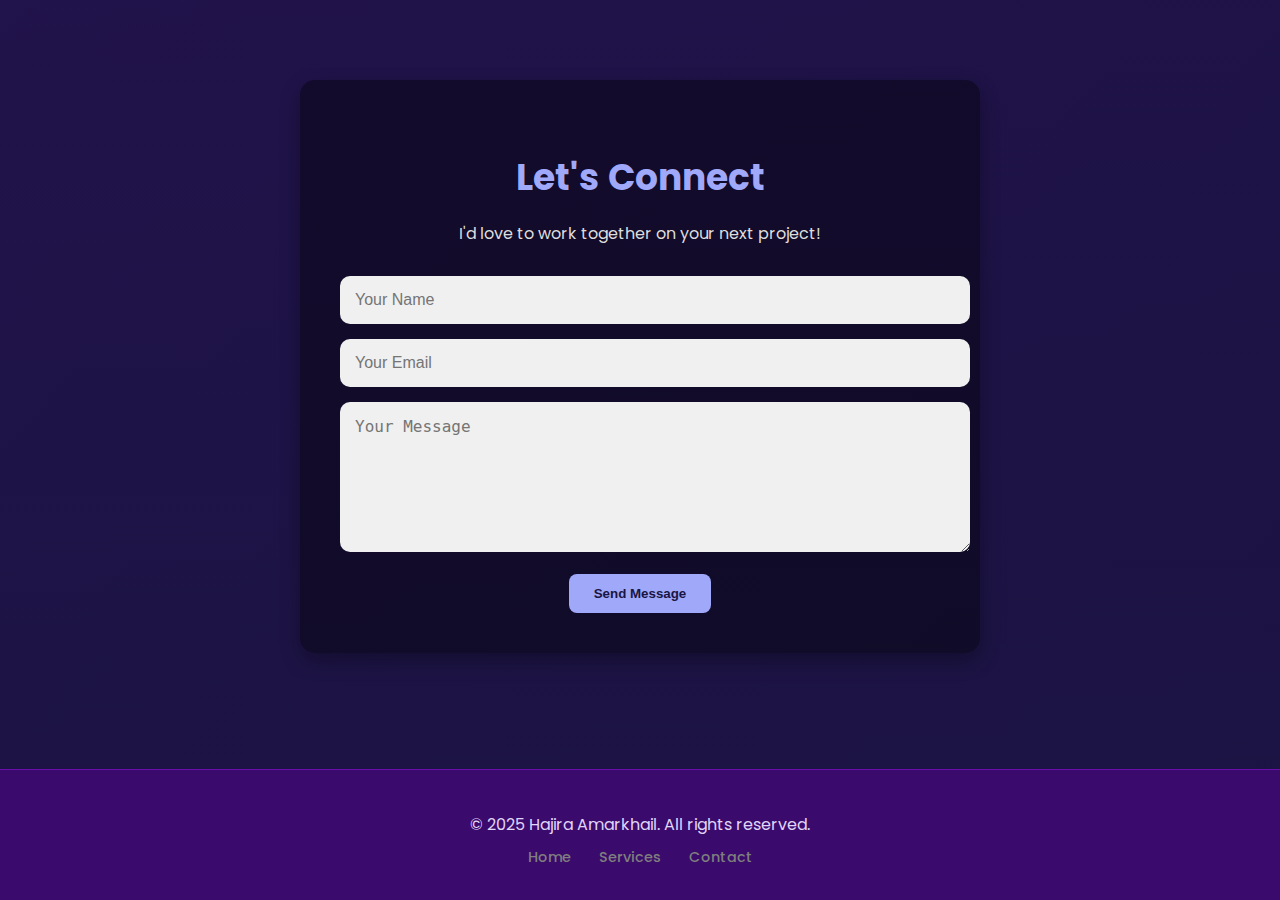
<file: contact.html>
<!DOCTYPE html>
<html lang="en">
<head>
  <meta charset="UTF-8">
  <meta name="viewport" content="width=device-width, initial-scale=1.0">
  <meta name="theme-color" content="#000000">
  <title>Hajira | Portfolio</title>
  <link rel="shortcut icon" href="img/favicon.png" type="image/x-icon">
  <link rel="stylesheet" href="https://cdnjs.cloudflare.com/ajax/libs/font-awesome/6.4.0/css/all.min.css"/>
  <link href="https://fonts.googleapis.com/css2?family=Poppins:wght@400;500;600;700&display=swap" rel="stylesheet">
  <link rel="stylesheet" href="css/style.css">
  
  </head>

  <body>
    <div class="page-wrapper">
    <section class="contact-section" id="contact">
      <div class="contact-container">
        <h2>Let's Connect</h2>
        <p>I'd love to work together on your next project!</p>
        <form class="contact-form">
          <input type="text" placeholder="Your Name" required>
          <input type="email" placeholder="Your Email" required>
          <textarea placeholder="Your Message" required></textarea>
          <button type="submit">Send Message</button>
        </form>
      </div>
    </section>
    <footer class="footer">
      <div class="footer-content">
        <p>&copy; 2025 Hajira Amarkhail. All rights reserved.</p>
        <nav class="footer-nav">
          <a href="index.html">Home</a>
          <a href="services.html">Services</a>
          <a href="contact.html">Contact</a>
        </nav>
      </div>
    </footer>
    </div>
  </body>
</html>
</file>
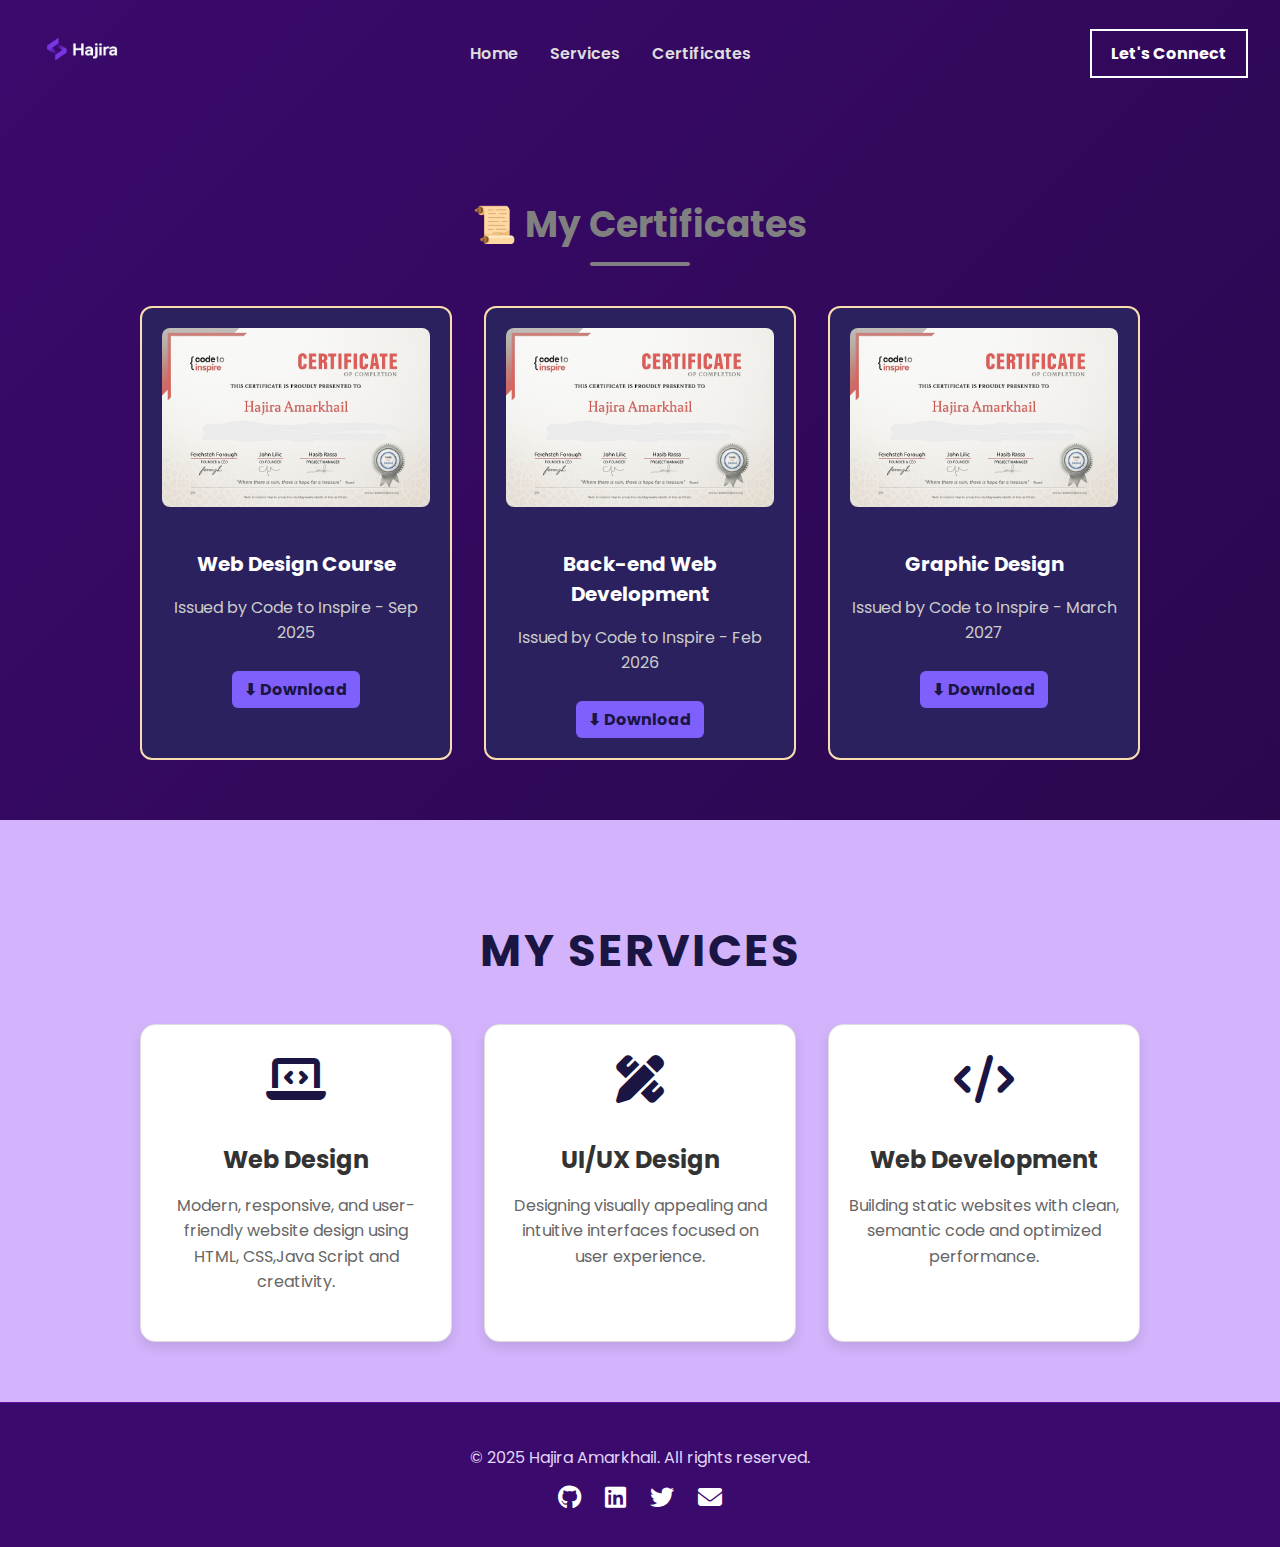
<file: services.html>
<!DOCTYPE html>
<html lang="en">
<head>
  <meta charset="UTF-8">
  <meta name="viewport" content="width=device-width, initial-scale=1.0">
  <meta name="theme-color" content="#000000">
  <title>Hajira | Portfolio</title>
  <link rel="shortcut icon" href="ChatGPT Image Jun 7, 2025, 08_57_54 PM.png" type="image/x-icon">
  <link rel="stylesheet" href="https://cdnjs.cloudflare.com/ajax/libs/font-awesome/6.4.0/css/all.min.css"/>
  <link href="https://fonts.googleapis.com/css2?family=Poppins:wght@400;500;600;700&display=swap" rel="stylesheet">
  <link rel="stylesheet" href="css/style.css">
  </head>

  <body>
    <nav class="navbar" id="navLinks">
      <div class="logo">
        <img src="img/logo.png" alt="Hajira Logo">
      </div>
      <div class="nav-links">
        <a href="index.html">Home</a>
        <a href="#services"> Services </a>
        <a href="#certificates">Certificates</a>
      </div>
      <a href="contact.html" class="connect-btn">Let's Connect</a>
      <!-- Hamburger Icon -->
      <div class="hamburger" onclick="toggleMenu()">
        <i class="fas fa-bars"></i>
      </div>
    </nav>
    <section id="certificates">
      <h2 class="section-title">📜 My Certificates</h2>
      <div class="certificates-container">
        <div class="certificate-card">
          <a href="#cert1-modal"><img src="img/certificate1.png" alt="Certificate 1"></a>
          <h3>Web Design Course</h3>
          <p>Issued by Code to Inspire - Sep 2025</p>
          <a class="btn-download" href="certificate1.jpg" download>⬇ Download</a>
        </div>
      
        <div class="certificate-card">
          <a href="#cert2-modal"><img src="img/certificate1.png" alt="Certificate 2"></a>
          <h3>Back-end Web Development</h3>
          <p>Issued by Code to Inspire - Feb 2026</p>
          <a class="btn-download" href="certificate2.jpg" download>⬇ Download</a>
        </div>
      
        <div class="certificate-card">
          <a href="#cert3-modal"><img src="img/certificate1.png" alt="Certificate 3"></a>
          <h3>Graphic Design </h3>
          <p>Issued by Code to Inspire  - March 2027</p>
          <a class="btn-download" href="certificates3.jpg" download>⬇ Download</a>
        </div>
      </div>
    </section>
    <!-- Modal for Certificate 1 -->
<div id="cert1-modal" class="modal">
  <span><a href="#">✖</a></span>
  <img src="img/certifacate2.jpeg" alt="Certificate 1 Large">
</div>

<!-- Modal for Certificate 2 -->
<div id="cert2-modal" class="modal">
  <span><a href="#">✖</a></span>
  <img src="img/certifacate2.jpeg" alt="Certificate 2 Large">
</div>

<!-- Modal for Certificate 3 -->
<div id="cert3-modal" class="modal">
  <span><a href="#">✖</a></span>
  <img src="img/certifacate2.jpeg" alt="Certificate 3 Large">
</div>


<section class="services-section" id="services">
  <h2>My Services</h2>
  <div class="services-grid">
    <div class="service-card">
      <i class="fas fa-laptop-code service-icon"></i>
      <h3>Web Design</h3>
      <p>Modern, responsive, and user-friendly website design using HTML, CSS,Java Script and creativity.</p>
    </div>
    <div class="service-card">
      <i class="fas fa-pencil-ruler service-icon"></i>
      <h3>UI/UX Design</h3>
      <p>Designing visually appealing and intuitive interfaces focused on user experience.</p>
    </div>
    <div class="service-card">
      <i class="fas fa-code service-icon"></i>
      <h3>Web Development</h3>
      <p>Building static websites with clean, semantic code and optimized performance.</p>
    </div>
  </div>
</section>
<footer class="footer">
  <div class="footer-content">
    <p>&copy; 2025 Hajira Amarkhail. All rights reserved.</p>
    <div class="social-links">
      <a href="https://github.com/HajiraAmarkhail" target="_blank"><i class="fab fa-github"></i></a>
      <a href="https://www.linkedin.com/in/yourusername" target="_blank"><i class="fab fa-linkedin"></i></a>
      <a href="https://x.com/AmarkhailH31766" target="_blank"><i class="fab fa-twitter"></i></a>
      <a href="mailto:youremail@example.com"><i class="fas fa-envelope"></i></a>
    </div>
  </div>
</footer>
</file>
<file: css/style.css>
html{
    scroll-behavior: smooth;
}
html, body {
    height: 100%;
    width: 100%;
    margin: 0;
    padding: 0;
    box-sizing: border-box;
    font-family: 'Poppins', sans-serif;
    background: linear-gradient(-45deg, #1a1a1a, #4c0b7b, #000000, #3b0a6d) ;
    background-size: 1000% 1000%;
    animation: gradientBG 15s ease infinite;
    color: white;
  }
  
  @keyframes gradientBG {
    0% {
      background-position: 0% 50%;
    }
    50% {
      background-position: 100% 50%;
    }
    100% {
      background-position: 0% 50%;
    }
  }
  /* NAVBAR */
  .navbar {
    display: flex;
    justify-content: space-between;
    align-items: center;
    padding: 0 2rem;
    position: relative;
    background-color: transparent; 
  }
  
  .logo img {
    height: 100px; /* Adjust as needed */
    width: auto;
    
  }
  
  .nav-links {
    display: flex;
    gap: 2rem;
  }
  
  .nav-links a {
    text-decoration: none;
    color: #ddd;
    font-weight: 550;
    transition: color 0.3s;
  }
  
  .nav-links a:hover {
    color: #ffffff;
    text-decoration: underline;
  }
  
  .connect-btn {
    
    padding: 0.6rem 1.2rem;
    background-color:  transparent;
    color: white;
    border: 2px solid white;
    border-radius: 0;
    font-weight: bold;
    cursor: pointer;
    transition: background 0.3s;
    text-decoration: none;
  }
  
  .connect-btn:hover {
    background-color: #9b5de5;
    color: #ffffff;
  }
  /* humburger menu*/
  .hamburger {
    display: none;
    font-size: 1.8rem;
    color: white;
    cursor: pointer;
  }
  
  /* intro SECTION */
  .hero {
    display: flex;
    justify-content: space-between;
    align-items: center;
    padding: 80px 10%;
    flex-wrap: wrap;
  }
  
  .hero-text {
    flex: 1;
    max-width: 600px;
  }
  
  .hero-text h1 {
    font-size: 48px;
    margin: 0 0 20px;
    line-height: 1.3;
  }
  
  .hero-text h1 span {
    color: #a65eff;
  }
  
  .description {
    font-size: 20px;
    color: #ddd;
    margin-bottom: 30px;
  }
  
  .btn-connect {
    display: inline-block;
    background: #a65eff;
    color: white;
    padding: 14px 28px;
    text-decoration: none;
    font-weight: 600;
    transition: background 0.3s ease;
  }
  .work-btn-connect{
    display: inline-block;
    background: transparent;
    border: 2px solid #ffffff;
    color: white;
    padding: 14px 28px;
    text-decoration: none;
    font-weight: 600;
    transition: background 0.3s ease;
  
  }
  
  .btn-connect:hover {
    background: #ffff;
    color: #a65eff;
    
  }
  .work-btn-connect:hover {
    background: white;
    color: #842fff;
  }
  
  .hero-img {
    flex: 1;
    text-align: right;
  }
  
  .hero-img img {
    width: 100%;
    max-width: 400px;
    border-radius: 40px;
    border: 3px solid #6a1eb5;
    box-shadow: 0 0 20px rgba(166, 94, 255, 0.3);
  }
  .hero-img img:hover{
    transform: scale(1.05); 
  }
  .hello {
    font-size: 20px;
    letter-spacing: 1px;
    color: #bbb;
    margin-bottom: 10px;
    white-space: nowrap;
    overflow: hidden;
    border-right: 2px solid #a65eff;
    width: 0;
    animation: typing 5s steps(30, end) infinite, blink 0.75s step-end infinite;
  }
  
  
  @keyframes typing {
    0% { width: 0 }
    50% { width: 380px }
    100% { width: 0 }
  }
  
  
  @keyframes blink {
    50% { border-color: transparent; }
  
  }
  /* SCROLL DOWN */
  .scroll{
    text-align: center;
    padding: 5px;
    letter-spacing: 1px;
  
  }
  
  /* ABOUT ME SECTION...... */
  .about {
    background-color:  transparent;
    color: white;
    display: flex;
    flex-wrap: wrap;
    padding: 80px 10%;
    align-items: center;
    gap: 50px;
  }
  
  .about-img {
    position: relative;
    width: 350px;
    height: 420px;
    flex-shrink: 0;
  }
  
  .about-img img {
    width: 100%;
    border-radius: 10px;
    box-shadow: 0 0 20px rgba(255, 255, 255, 0.1);
  }
  
  .social-icons {
    margin-top: 10px;
    display: flex;
    gap: 25px;
    position: relative;
    margin-left: 60px;
    z-index: 2;
  }
  
  .social-icons a {
    color: white;
    font-size: 20px;
    transition: transform 0.3s ease;
  }
  
  .social-icons a:hover {
    transform: scale(1.2);
    color: #00bfff;
    
  }
  
  .img-back {
    position: absolute;
    top: 40px;
    left: 30px;
    width: 100%;
    height: 100%;
    background-color: #180e36;
    border-radius: 5px;
    z-index: 0;
  }
  
  .img-front {
    position: relative;
    width: 100%;
    height: 100%;
    object-fit: cover;
    border-radius: 5px;
    z-index: 1;
    box-shadow: 0 0 20px rgba(255, 255, 255, 0.1);
  }
  
  .about-text {
    flex: 2;
    text-align: justify;
    font-family: 'Poppins', sans-serif;
   
  }
  
  .about-text h2 {
    font-size: 30px;
    margin-bottom: 20px;
    margin-left: 30px;
    
  }
  
  .about-text .main {
    font-size: 22px;
    margin-bottom: 10px;
    margin-left: 30px;
    color: #bbb;
  }
  
  .about-text .detail {
    font-size: 16px;
    color: #ccc;
    line-height: 1.6;
    margin-left: 30px;
  }
  .about-text .about-me{
    display: inline-block;
    border: 1px solid #bbb;
    border-radius: 30px;
    margin-left: 30px;
    margin-bottom: 10px;
    padding: 8px 10px;
  }

  /* SKILLS SECTION*/
  .skills-section {
    padding: 30px;
    margin: 40px auto;
    max-width: 800px;
    border: 1px solid #444;
    border-radius: 12px;
    box-shadow: 0 0 20px rgba(0, 0, 0, 0.3);
    background: #191919;
    color: #fff;
    padding: 50px 10%;
    text-align: center;
  }
  
  .skills-section h2 {
    font-size: 2.5rem;
    margin-bottom: 10px;
    color: #a65eff;
  }
  
  .skills-intro {
    color: #ccc;
    font-size: 1rem;
    margin-bottom: 40px;
  }
  
  .skills-container {
    width: 800px;
    margin: 0 auto;
  }
  
  .skill {
    margin-bottom: 25px;
    text-align: left;
  }
  
  .skill span {
    display: block;
    font-weight: 600;
    margin-bottom: 8px;
    color: #eee;
  }
  
  .progress-bar {
    background: #333;
    border-radius: 30px;
    overflow: hidden;
    height: 20px;
    position: relative;
  }
  
  .progress {
    background: linear-gradient(90deg, #a65eff, #842fff);
    height: 100%;
    width: 0;
    line-height: 20px;
    color: #fff;
    font-size: 0.8rem;
    padding-left: 10px;
    border-radius: 30px;
    animation: fillBar 2s ease-in-out forwards;
  }
  @keyframes fillBar {
    to {
      width: var(--progress);
    }
  }
  
  /* horizontal line  */
  .divider {
    border: none;
    height: 1px;
    background: #bbb; 
    margin-top: 30px;
    width: 80%; 
  }

  /* PROJECT SECTION */
  .grid-container {
    max-width: 1200px;
    margin: 0 auto;
    display: grid;
    grid-template-columns: 1fr 1fr;
    gap: 1.5rem;
    padding: 1rem;
  }
  
  /* Common Card Styles */
  .grid-item {
    background-color: #1a1542;
    border: 1px solid #513c72;
    border-radius: 12px;
    color: #fff;
    text-align: center;
    padding: 15px;
    margin: 10px 0;
    box-shadow: 0 8px 18px rgba(0, 0, 0, 0.4);
    transition: transform 0.4s ease, box-shadow 0.4s ease;
    overflow: hidden;
  }
  
  .grid-item:hover {
    transform: translateY(-5px);
    box-shadow: 0 10px 25px rgba(192, 28, 252, 0.4);
    border-color: #fff;
  }
  
  /* Image Styling */
  .grid-item img,
  .featured img {
    width: 100%;
    height: 280px;
    object-fit: cover;
    border-radius: 10px;
    transition: transform 0.4s ease-in-out;
  }
  
  .grid-item:hover img,
  .featured:hover img {
    transform: scale(1.03);
  }
  
  /* Text Styling */
  .grid-item > h3 {
    font-size: 24px;
    margin: 12px 0 6px;
    color: #ffff;
  }
  
  .grid-item > a {
    display: inline-block;
    margin-top: 10px;
    color: #a794c3;
    text-decoration: none;
    font-weight: bold;
    transition: color 0.3s ease;
  }
  
  .grid-item > a:hover {
    color: #ffffff;
    text-decoration: underline;
  }
  
  /*  (Main) Card */
  .featured {
    grid-column: span 2;
    background: linear-gradient(to right, #1a1542, #2c2266);
    border: 2px solid #513c72;
  }
  
  .featured .card-content {
    display: flex;
    flex-wrap: wrap;
    align-items: center;
    gap: 1.5rem;
  }
  
  .featured img {
    flex: 1;
    max-width: 600px;
    border-radius: 15px;
  }
  
  .featured .text-side {
    flex: 1;
    text-align: left;
    padding: 10px 30px;
  }
  
  .featured .text-side h4 {
    font-size: 18px;
    color: #bdbdbd;
    margin-bottom: 6px;
  }
  
  .featured .text-side h3 {
    font-size: 30px;
    color: #fff;
    margin-bottom: 10px;
  }
  
  .featured .text-side p {
    font-size: 16px;
    color: #e6e6e6;
    line-height: 1.7;
  }
  
  .featured .text-side a {
    display: inline-block;
    margin-top: 10px;
    color: #a794c3;
    text-decoration: none;
    font-weight: bold;
    transition: color 0.3s ease;
  }
  
  .featured .text-side a:hover {
    color: #ffffff;
    text-decoration: underline;
  }

  /* SOCIAL MEDIA SECTION  */
  .connect-section {
    padding: 100px 60px;
    background: url('../img/footer.jpeg') center center / cover no-repeat;
    color: white;
  }
  
  .connect-container {
    display: flex;
    flex-direction: row;
    align-items: center;
    gap: 40px; 
  }
  
  .connect-heading {
    font-size: 32px;
    max-width: 800px;
    margin: 0 60px;
  }
  .connect-heading>a{
    text-decoration: none;
    color: #838282;
  }
  
  .magic-share {
    position: relative;
    width: 60px;
    height: 60px;
    margin: auto 60px;
  }
  
  .share-icon {
    font-size: 30px;
    color: white;
    background: #9b5de5;
    border-radius: 50%;
    width: 60px;
    height: 60px;
    line-height: 60px;
    text-align: center;
    cursor: pointer;
    box-shadow: 0 0 20px #9b5de5;
    animation: glow 2s infinite ease-in-out;
    z-index: 2;
    position: relative;
  }
  
  @keyframes glow {
    0% { box-shadow: 0 0 5px #9b5de5; }
    50% { box-shadow: 0 0 20px #9b5de5, 0 0 30px #a45de5; }
    100% { box-shadow: 0 0 5px #9b5de5; }
  }
  
  .share-icons {
    position: absolute;
    top: 50%;
    left: 50%;
    transform: translate(-50%, -50%);
    pointer-events: none;
  }
  
  .share-icons a {
    position: absolute;
    width: 45px;
    height: 45px;
    background-color: white;
    color: #3b0a6d;
    border-radius: 50%;
    text-align: center;
    line-height: 45px;
    font-size: 18px;
    opacity: 0;
    transform: scale(0);
    transition: all 0.5s ease;
  }
  
  .magic-share.active .share-icons a {
    opacity: 1;
    transform: scale(1);
    pointer-events: auto;
  }
  
  .magic-share.active .share-icons a:nth-child(1) {
    transform: translate(-100px, 0);
  }
  .magic-share.active .share-icons a:nth-child(2) {
    transform: translate(0, -100px);
  }
  .magic-share.active .share-icons a:nth-child(3) {
    transform: translate(100px, 0);
  }
  .magic-share.active .share-icons a:nth-child(4) {
    transform: translate(0, 100px);
  }
  
  .share-icons a:hover {
    background-color: #9b5de5;
    color: white;
    box-shadow: 0 0 15px #9b5de5;
  }
  

  /* Stats Section */
#stats {
    background-color: transparent;
    padding: 60px 20px;
    text-align: center;
    color: #fff;
  }
  
  .stats-container {
    display: grid;
    grid-template-columns: repeat(auto-fit, minmax(180px, 1fr));
    gap: 2rem;
    max-width: 1000px;
    margin: 0 auto;
  }
  
  .stat-box {
    background-color: #2a215e;
    border: 2px solid #f8ce8a;
    padding: 30px 20px;
    border-radius: 12px;
    transition: transform 0.3s ease, box-shadow 0.3s ease;
  }
  
  .stat-box:hover {
    transform: scale(1.05);
    box-shadow: 0 10px 20px rgba(252, 163, 17, 0.2);
  }
  
  .stat-box h2 {
    font-size: 48px;
    color: #f8e987;
    margin-bottom: 10px;
  }
  
  .stat-box p {
    font-size: 18px;
    color: #e0e0e0;
  }
  
  
/* Certificates Section */
#certificates {
  background-color: transparent;
  padding: 60px 20px;
  color: #fff;
  text-align: center;
}

.section-title {
  font-size: 36px;
  margin-bottom: 40px;
  color: #fca311;
}

.certificates-container {
  display: grid;
  grid-template-columns: repeat(auto-fit, minmax(250px, 1fr));
  gap: 2rem;
  max-width: 1000px;
  margin: 0 auto;
}

.certificate-card {
  background-color: #2a215e;
  border: 2px solid #fbdeaf;
  padding: 20px;
  border-radius: 12px;
  transition: transform 0.3s ease, box-shadow 0.3s ease;
}

.certificate-card:hover {
  transform: translateY(-8px);
  box-shadow: 0 8px 18px rgba(178, 205, 240, 0.2);
}

.certificate-card img {
  width: 100%;
  height: auto;
  max-height: 180px;
  object-fit: cover;
  border-radius: 8px;
  margin-bottom: 15px;
}

.certificate-card h3 {
  font-size: 20px;
  color: #ffffff;
  margin-bottom: 8px;
}

.certificate-card p {
  color: #ccc;
  font-size: 16px;
}

/* Download Button */
.btn-download {
  display: inline-block;
  margin-top: 10px;
  padding: 6px 12px;
  background-color: #8060fc;
  color: #1a1542;
  font-weight: bold;
  border-radius: 6px;
  text-decoration: none;
  transition: background-color 0.3s ease;
}

.btn-download:hover {
  background-color: #b3a7f8;
}

/* Modal Styles */
.modal {
  display: none;
  position: fixed;
  z-index: 999;
  left: 0; top: 0;
  width: 100%; height: 100%;
  background-color: rgba(0, 0, 0, 0.9);
  text-align: center;
  padding: 40px 20px;
}

.modal:target {
  display: block;
}

.modal img {
  max-width: 90%;
  max-height: 80vh;
  margin-top: 40px;
  border: 4px solid #842fff;
  border-radius: 12px;
  animation: fadeZoomIn 0.5s ease-in-out;
}
/* Animation Keyframes */
@keyframes fadeZoomIn {
  0% {
    opacity: 0;
    transform: scale(0.8);
  }
  100% {
    opacity: 1;
    transform: scale(1);
  }
}

.modal span a {
  color: #fff;
  font-size: 30px;
  position: absolute;
  top: 30px;
  right: 40px;
  text-decoration: none;
  font-weight: bold;
}

.modal span a:hover {
  color: #2a215e;
}

.section-title {
  text-align: center;
  font-size: 36px;
  color: gray;
  margin-bottom: 40px;
  position: relative;
  font-weight: bold;
}

.section-title::after {
  content: '';
  width: 100px;
  height: 4px;
  background: gray;
  display: block;
  margin: 10px auto 0;
  border-radius: 2px;
}
.section-title {
  animation: fadeInDown 0.8s ease-out;
}

@keyframes fadeInDown {
  0% {
    opacity: 0;
    transform: translateY(-20px);
  }
  100% {
    opacity: 1;
    transform: translateY(0);
  }
}

/* SERVICES SECTION */
.services-section {
  padding: 60px 20px;
  background: #d3b3fc;
  text-align: center;
}

.services-section h2 {
  font-size: 2.8rem;
  color: #1a1542;
  margin-bottom: 40px;
  text-transform: uppercase;
  letter-spacing: 2px;
}

.services-grid {
  display: grid;
  grid-template-columns: repeat(auto-fit, minmax(250px, 1fr));
  gap: 2rem;
  max-width: 1000px;
  margin: 0 auto;
}

.service-card {
  background: white;
  border: 1px solid #ddd;
  border-radius: 15px;
  padding: 30px 20px;
  box-shadow: 0 6px 12px rgba(0, 0, 0, 0.1);
  transition: transform 0.3s ease, background-color 0.3s ease;
}

.service-card:hover {
  transform: translateY(-10px);
  background-color: #f1eef5;
}

.service-card h3 {
  font-size: 1.5rem;
  color: #333;
  margin-bottom: 15px;
}

.service-card p {
  font-size: 1rem;
  color: #666;
  line-height: 1.6;
}

.service-icon {
  font-size: 3rem;
  color: #1a1542;
  margin-bottom: 15px;
  transition: color 0.3s ease;
}

.service-card:hover .service-icon {
  color: #6453e3;
}

/* CONTACT SECTION */
.page-wrapper {
  display: flex;
  flex-direction: column;
  min-height: 100vh;
}
.contact-section {
  background: linear-gradient(rgba(26, 21, 66, 0.8), rgba(26, 21, 66, 0.9)),
              url('https://images.unsplash.com/photo-1504384308090-c894fdcc538d') no-repeat center center/cover;
  padding: 80px 20px;
  color: #fff;
  text-align: center;
  margin-bottom: 0;
  flex: 1;
}

.contact-container {
  max-width: 600px;
  margin: auto;
  background: rgba(0, 0, 0, 0.4);
  padding: 40px;
  border-radius: 15px;
  box-shadow: 0 8px 20px rgba(0,0,0,0.3);
}

.contact-container h2 {
  font-size: 36px;
  margin-bottom: 10px;
  color: #9fa8f9;
}

.contact-container p {
  margin-bottom: 30px;
  font-size: 16px;
  color: #ddd;
}

.contact-form input,
.contact-form textarea {
  width: 100%;
  padding: 15px;
  margin-bottom: 15px;
  border: none;
  border-radius: 10px;
  background: #f0f0f0;
  color: #333;
  font-size: 16px;
}

.contact-form textarea {
  resize: vertical;
  min-height: 120px;
  max-height: 150px;
}

.contact-form button {
  background-color: #9fa8f9;
  color: #1a1542;
  padding: 12px 25px;
  border: none;
  border-radius: 8px;
  font-weight: bold;
  cursor: pointer;
  transition: background 0.3s;
}

.contact-form button:hover {
  background-color: #6c7bfa;
}

/* FOOTER */
  .footer {
    background-color: #3b0a6d; /* Deep purple tone */
    color: #e0d6f9;            /* Soft lavender text for contrast */
    text-align: center;
    padding: 2rem 1rem;
    margin-top: 0;
    margin-bottom: 0;
    font-size: 0.9rem;
    border-top: 1px solid #6a0dad; /* Optional lighter border */
  }
  
  .footer-content {
    max-width: 800px;
    margin: 0 auto;
  }
  .social-links {
    margin-top: 10px;
  }
  
  .social-links a {
    color: #fff;
    margin: 0 10px;
    font-size: 1.5rem;
    transition: color 0.3s ease;
  }
  
  .social-links a:hover {
    color: #b87df3; /* Or any accent color */
  }
  .footer-content p {
    margin: 10px 0;
    font-size: 16px;
  }
  
  .footer-nav {
    margin-top: 10px;
  }
  
  .footer-nav a {
    color: #7f7f7d;
    margin: 0 12px;
    text-decoration: none;
    font-weight: 500;
    transition: color 0.3s ease;
  }
  
  .footer-nav a:hover {
    color: #ffffff;
  
  }


  /* Responsive styles */

  /* NAV RESPONSIVE */
@media (max-width: 768px) {
  .nav-links {
    display: none;
    flex-direction: column;
    background-color: #1a1542;
    position: absolute;
    top: 100%;
    left: 0;
    width: 100%;
    text-align: center;
    padding: 1rem 0;
  }

  .nav-links.active {
    display: flex;
  }

  .connect-btn {
    display: none; /* Hide in mobile, or move inside menu if needed */
  }

  .hamburger {
    display: block;
  }
}

/* INTRO RESPONSIVE */
@media (max-width: 1024px) {
  .hero {
    flex-direction: column-reverse;
    align-items: center;
    padding: 60px 5%;
    text-align: center;
  }

  .hero-text {
    max-width: 100%;
    margin-top: 40px;
  }

  .hero-text h1 {
    font-size: 36px;
  }

  .description {
    font-size: 18px;
  }

  .btn-connect,
  .work-btn-connect {
    display: block;
    width: 80%;
    margin: 10px auto;
  }

  .hero-img {
    text-align: center;
  }

  .hero-img img {
    max-width: 80%;
  }

  .hello {
    font-size: 16px;
    animation: none;
    width: auto;
    border: none;
    color: #a65eff;
  }
}

@media (max-width: 600px) {
  .hero {
    padding: 40px 4%;
  }

  .hero-text h1 {
    font-size: 28px;
  }

  .description {
    font-size: 16px;
  }

  .btn-connect,
  .work-btn-connect {
    font-size: 14px;
    padding: 12px 24px;
  }

  .scroll {
    font-size: 14px;
  }
}

/* ABOUT RES */
@media (max-width: 1024px) {
  .about {
    flex-direction: column;
    align-items: center;
    padding: 60px 5%;
    text-align: center;
  }

  .about-img {
    width: 100%;
    max-width: 300px;
    height: auto;
  }

  .img-back {
    display: none; /* Hide the back shadow to simplify layout */
  }

  .img-front {
    width: 100%;
    height: auto;
  }

  .social-icons {
    justify-content: center;
    margin-left: 0;
  }

  .about-text {
    margin-top: 30px;
    padding: 0 20px;
  }

  .about-text h2 {
    font-size: 26px;
    margin: 0;
  }

  .about-text .main {
    font-size: 18px;
    margin: 15px 0;
  }

  .about-text .detail {
    font-size: 16px;
  }

  .about-text .about-me {
    margin: 0 auto 15px;
  }
}

@media (max-width: 600px) {
  .about {
    padding: 40px 4%;
  }

  .about-text h2 {
    font-size: 22px;
  }

  .about-text .main {
    font-size: 16px;
  }

  .about-text .detail {
    font-size: 14px;
  }

  .social-icons a {
    font-size: 18px;
  }
}

/* SKILLS RES */
@media (max-width: 1024px) {
  .skills-section {
    padding: 40px 5%;
    max-width: 100%;
  }

  .skills-container {
    width: 100%;
  }

  .skills-section h2 {
    font-size: 2rem;
  }

  .skills-intro {
    font-size: 0.95rem;
  }
}

@media (max-width: 768px) {
  .skills-section {
    padding: 30px 4%;
  }

  .skills-section h2 {
    font-size: 1.8rem;
  }

  .skills-intro {
    font-size: 0.9rem;
  }

  .skill span {
    font-size: 0.95rem;
  }

  .progress-bar {
    height: 18px;
  }

  .progress {
    font-size: 0.7rem;
    padding-left: 6px;
  }
}

@media (max-width: 480px) {
  .skills-section {
    padding: 20px 4%;
  }

  .skills-section h2 {
    font-size: 1.6rem;
  }

  .skills-intro {
    font-size: 0.85rem;
  }

  .skill {
    margin-bottom: 20px;
  }

  .progress-bar {
    height: 16px;
  }

  .progress {
    font-size: 0.65rem;
    padding-left: 5px;
  }
}

/* PROJECTS RES */
@media (max-width: 1024px) {
  .grid-container {
    grid-template-columns: 1fr;
    padding: 1rem;
  }

  .featured {
    grid-column: span 1;
  }

  .featured .card-content {
    flex-direction: column;
    text-align: center;
    padding: 0;
  }

  .featured .text-side {
    padding: 20px 0;
    text-align: center;
  }

  .featured img {
    max-width: 100%;
    height: auto;
  }
}

@media (max-width: 768px) {
  .grid-item img,
  .featured img {
    height: 220px;
  }

  .grid-item > h3 {
    font-size: 20px;
  }

  .featured .text-side h3 {
    font-size: 24px;
  }

  .featured .text-side p {
    font-size: 15px;
  }
}

@media (max-width: 480px) {
  .grid-item img,
  .featured img {
    height: 180px;
  }

  .grid-item > h3,
  .featured .text-side h3 {
    font-size: 18px;
  }

  .featured .text-side p {
    font-size: 14px;
    line-height: 1.5;
  }

  .grid-item {
    padding: 10px;
  }

  .featured .text-side {
    padding: 10px;
  }
}

/* STATS RESP */
@media (max-width: 500px) {
  .stat-box h2 {
    font-size: 2rem;
  }

  .stat-box p {
    font-size: 1rem;
  }
}

@media (max-width: 768px) {
  .connect-container {
    flex-direction: column;
    text-align: center;
    gap: 30px;
    padding: 0;
  }

  .connect-heading {
    font-size: 24px;
    margin: 0 20px;
  }

  .magic-share {
    margin: 0;
  }
}
@media (max-width: 480px) {
  .connect-heading {
    font-size: 20px;
  }

  .share-icon {
    width: 50px;
    height: 50px;
    font-size: 24px;
    line-height: 50px;
  }

  .share-icons a {
    width: 40px;
    height: 40px;
    line-height: 40px;
    font-size: 16px;
  }

  .magic-share.active .share-icons a:nth-child(1) {
    transform: translate(-70px, 0);
  }
  .magic-share.active .share-icons a:nth-child(2) {
    transform: translate(0, -70px);
  }
  .magic-share.active .share-icons a:nth-child(3) {
    transform: translate(70px, 0);
  }
  .magic-share.active .share-icons a:nth-child(4) {
    transform: translate(0, 70px);
  }
}

/* CERTIFICATAE RESP */
@media (max-width: 768px) {
  .certificate-card {
    padding: 16px;
  }

  .certificate-card h3 {
    font-size: 18px;
  }

  .certificate-card p {
    font-size: 14px;
  }

  .btn-download {
    padding: 5px 10px;
    font-size: 14px;
  }

  .section-title {
    font-size: 28px;
  }

  .modal img {
    max-width: 95%;
    max-height: 70vh;
  }
}

@media (max-width: 480px) {
  .certificates-container {
    grid-template-columns: 1fr;
    gap: 1.5rem;
    padding: 0 10px;
  }

  .certificate-card img {
    max-height: 160px;
  }

  .section-title {
    font-size: 24px;
  }

  .btn-download {
    font-size: 13px;
    padding: 5px 8px;
  }

  .modal span a {
    font-size: 24px;
    top: 20px;
    right: 20px;
  }
}
@media (max-width: 768px) {
  .services-section {
    padding: 40px 15px;
  }

  .services-section h2 {
    font-size: 2.2rem;
    margin-bottom: 30px;
  }

  .service-card {
    padding: 24px 16px;
  }

  .service-card h3 {
    font-size: 1.3rem;
  }

  .service-card p {
    font-size: 0.95rem;
  }

  .service-icon {
    font-size: 2.5rem;
  }
}

@media (max-width: 480px) {
  .services-grid {
    grid-template-columns: 1fr;
    gap: 1.5rem;
  }

  .services-section h2 {
    font-size: 1.8rem;
    letter-spacing: 1px;
  }

  .service-card {
    padding: 20px 12px;
  }

  .service-icon {
    font-size: 2rem;
    margin-bottom: 10px;
  }

  .service-card h3 {
    font-size: 1.2rem;
  }

  .service-card p {
    font-size: 0.9rem;
  }
}

/* CONTACT RESP */
@media (max-width: 768px) {
  .contact-section {
    padding: 60px 15px;
  }

  .contact-container {
    padding: 30px 20px;
  }

  .contact-container h2 {
    font-size: 28px;
  }

  .contact-container p {
    font-size: 14px;
  }

  .contact-form input,
  .contact-form textarea {
    padding: 12px;
    font-size: 15px;
  }

  .contact-form button {
    padding: 10px 20px;
    font-size: 15px;
  }
}

@media (max-width: 480px) {
  .contact-section {
    padding: 50px 10px;
  }

  .contact-container {
    padding: 25px 15px;
  }

  .contact-container h2 {
    font-size: 24px;
  }

  .contact-container p {
    font-size: 13px;
  }

  .contact-form input,
  .contact-form textarea {
    padding: 10px;
    font-size: 14px;
  }

  .contact-form textarea {
    min-height: 100px;
  }

  .contact-form button {
    width: 100%;
    padding: 10px;
    font-size: 14px;
  }
}
</file>
